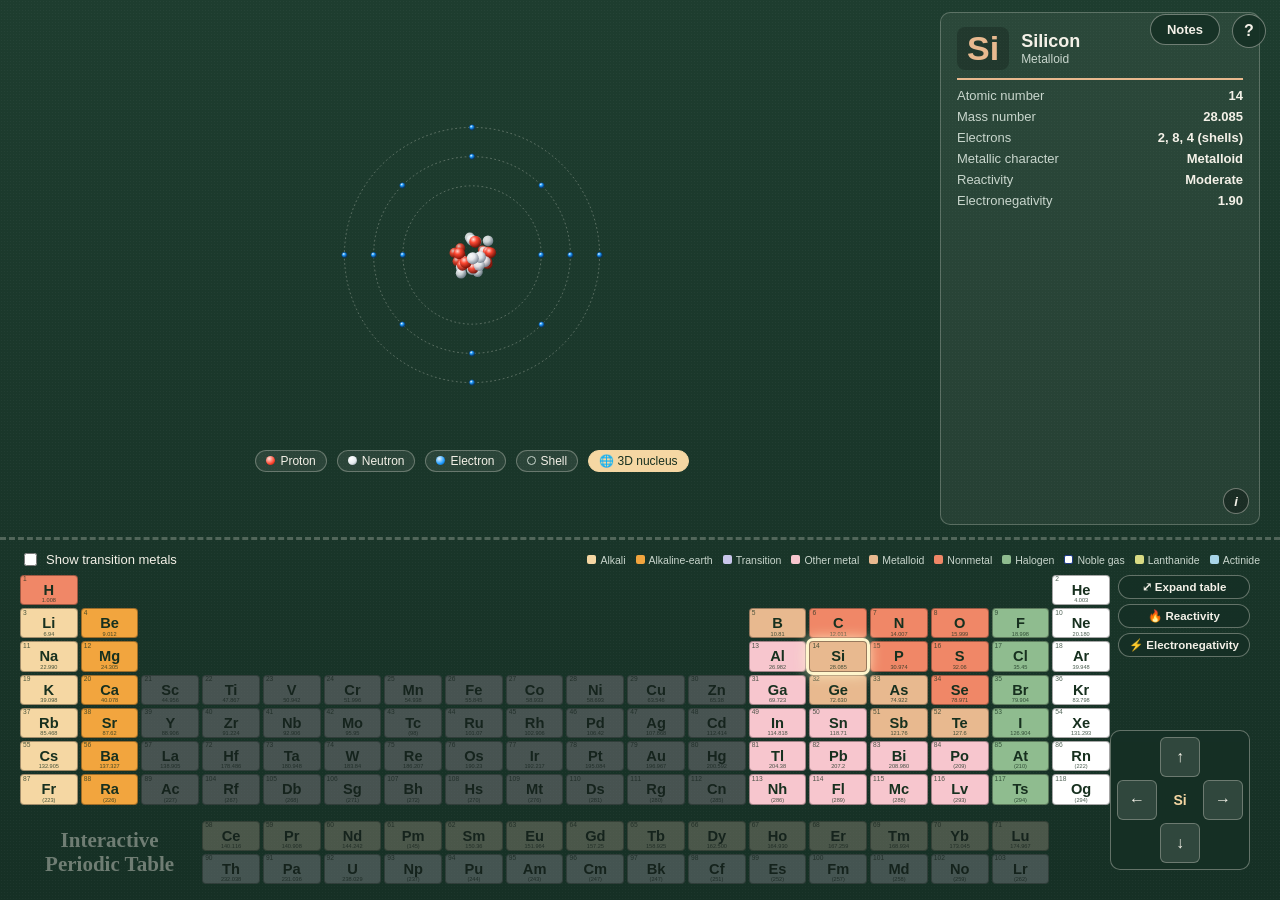
<file: index.html>
<!DOCTYPE html>
<html lang="en">
<head>
<meta charset="UTF-8">
<meta name="viewport" content="width=device-width, initial-scale=1.0">
<title>Atomic Journey — Interactive Periodic Table</title>
<link rel="stylesheet" href="style.css">
</head>
<body>
<div class="app">

  <header class="top-zone">
    <section class="bohr-panel">
      <div class="subshell-panel" id="subshell-panel"></div>
      <svg id="bohr-svg" viewBox="0 0 440 440" aria-label="Bohr model diagram">
        <defs>
          <radialGradient id="protonGradient" cx="35%" cy="30%" r="70%">
            <stop offset="0%" stop-color="#ffe0da"/>
            <stop offset="40%" stop-color="#ff4630"/>
            <stop offset="100%" stop-color="#7a0f05"/>
          </radialGradient>
          <radialGradient id="neutronGradient" cx="35%" cy="30%" r="70%">
            <stop offset="0%" stop-color="#ffffff"/>
            <stop offset="45%" stop-color="#e7ebef"/>
            <stop offset="100%" stop-color="#7b8794"/>
          </radialGradient>
          <radialGradient id="electronGradient" cx="35%" cy="30%" r="70%">
            <stop offset="0%" stop-color="#e6f6ff"/>
            <stop offset="40%" stop-color="#1f9bff"/>
            <stop offset="100%" stop-color="#083866"/>
          </radialGradient>
          <radialGradient id="blobGradient" cx="35%" cy="30%" r="70%">
            <stop offset="0%" stop-color="#ffdcd6"/>
            <stop offset="45%" stop-color="#c1544a"/>
            <stop offset="100%" stop-color="#4d160f"/>
          </radialGradient>
        </defs>
      </svg>
      <div class="legend-chips">
        <button class="legend-chip" data-kind="proton"><span class="dot proton"></span>Proton</button>
        <button class="legend-chip" data-kind="neutron"><span class="dot neutron"></span>Neutron</button>
        <button class="legend-chip" data-kind="electron"><span class="dot electron"></span>Electron</button>
        <button class="legend-chip" data-kind="shell"><span class="dot shell"></span>Shell</button>
        <button class="legend-chip nucleus-mode-chip active" id="nucleus-mode-btn" aria-label="Toggle 3D/2D nucleus view">🌐 3D nucleus</button>
      </div>
    </section>

    <aside class="info-panel" id="info-panel">
      <button class="flip-btn" id="flip-btn" aria-label="Show element write-up">i</button>
      <div class="info-card-inner" id="info-card-inner">
        <div class="info-card-front" id="info-card-front"></div>
        <div class="info-card-back" id="info-card-back"></div>
      </div>
    </aside>
  </header>

  <main class="bottom-zone">
    <div class="table-toolbar">
      <label class="tm-toggle">
        <input type="checkbox" id="tm-toggle">
        Show transition metals
      </label>
      <div class="category-legend">
        <span><i style="background:#f5d7a3"></i>Alkali</span>
        <span><i style="background:#f2a53e"></i>Alkaline-earth</span>
        <span><i style="background:#c9c6ea"></i>Transition</span>
        <span><i style="background:#f7c6ce"></i>Other metal</span>
        <span><i style="background:#e8b98f"></i>Metalloid</span>
        <span><i style="background:#f08767"></i>Nonmetal</span>
        <span><i style="background:#8fbc8f"></i>Halogen</span>
        <span><i style="background:#ffffff;border:1px solid #1e3a8a"></i>Noble gas</span>
        <span><i style="background:#d9db84"></i>Lanthanide</span>
        <span><i style="background:#a8d5e8"></i>Actinide</span>
      </div>
    </div>

    <div class="table-wrap">
      <div class="periodic-grid" id="periodic-grid"></div>

      <div class="heatmap-toggles">
        <button class="heatmap-btn" id="expand-table-btn">⤢ Expand table</button>
        <button class="heatmap-btn" id="heat-reactivity-btn">🔥 Reactivity</button>
        <button class="heatmap-btn" id="heat-electroneg-btn">⚡ Electronegativity</button>
      </div>

      <div class="dpad" id="dpad">
        <button data-dir="up" aria-label="Move up a group">&#8593;</button>
        <button data-dir="left" aria-label="Move left across a period">&#8592;</button>
        <div class="dpad-center" id="dpad-current">Si</div>
        <button data-dir="right" aria-label="Move right across a period">&#8594;</button>
        <button data-dir="down" aria-label="Move down a group">&#8595;</button>
      </div>
    </div>
  </main>

</div>

<div id="popup" class="popup hidden"></div>

<a id="notes-btn" class="corner-btn notes-btn" href="notes.html" aria-label="Open notes page">Notes</a>
<button id="tour-btn" class="corner-btn tour-btn" aria-label="Take the tour">?</button>

<div id="tour-blocker" class="tour-blocker hidden"></div>
<div id="tour-highlight" class="tour-highlight hidden"></div>
<div id="tour-caption" class="tour-caption hidden">
  <div class="tour-title" id="tour-title"></div>
  <div class="tour-body" id="tour-body"></div>
  <div class="tour-controls">
    <button id="tour-skip">Skip</button>
    <span class="tour-progress" id="tour-progress"></span>
    <button id="tour-next">Next</button>
  </div>
</div>

<script src="elements.js"></script>
<script src="app.js"></script>
</body>
</html>
</file>
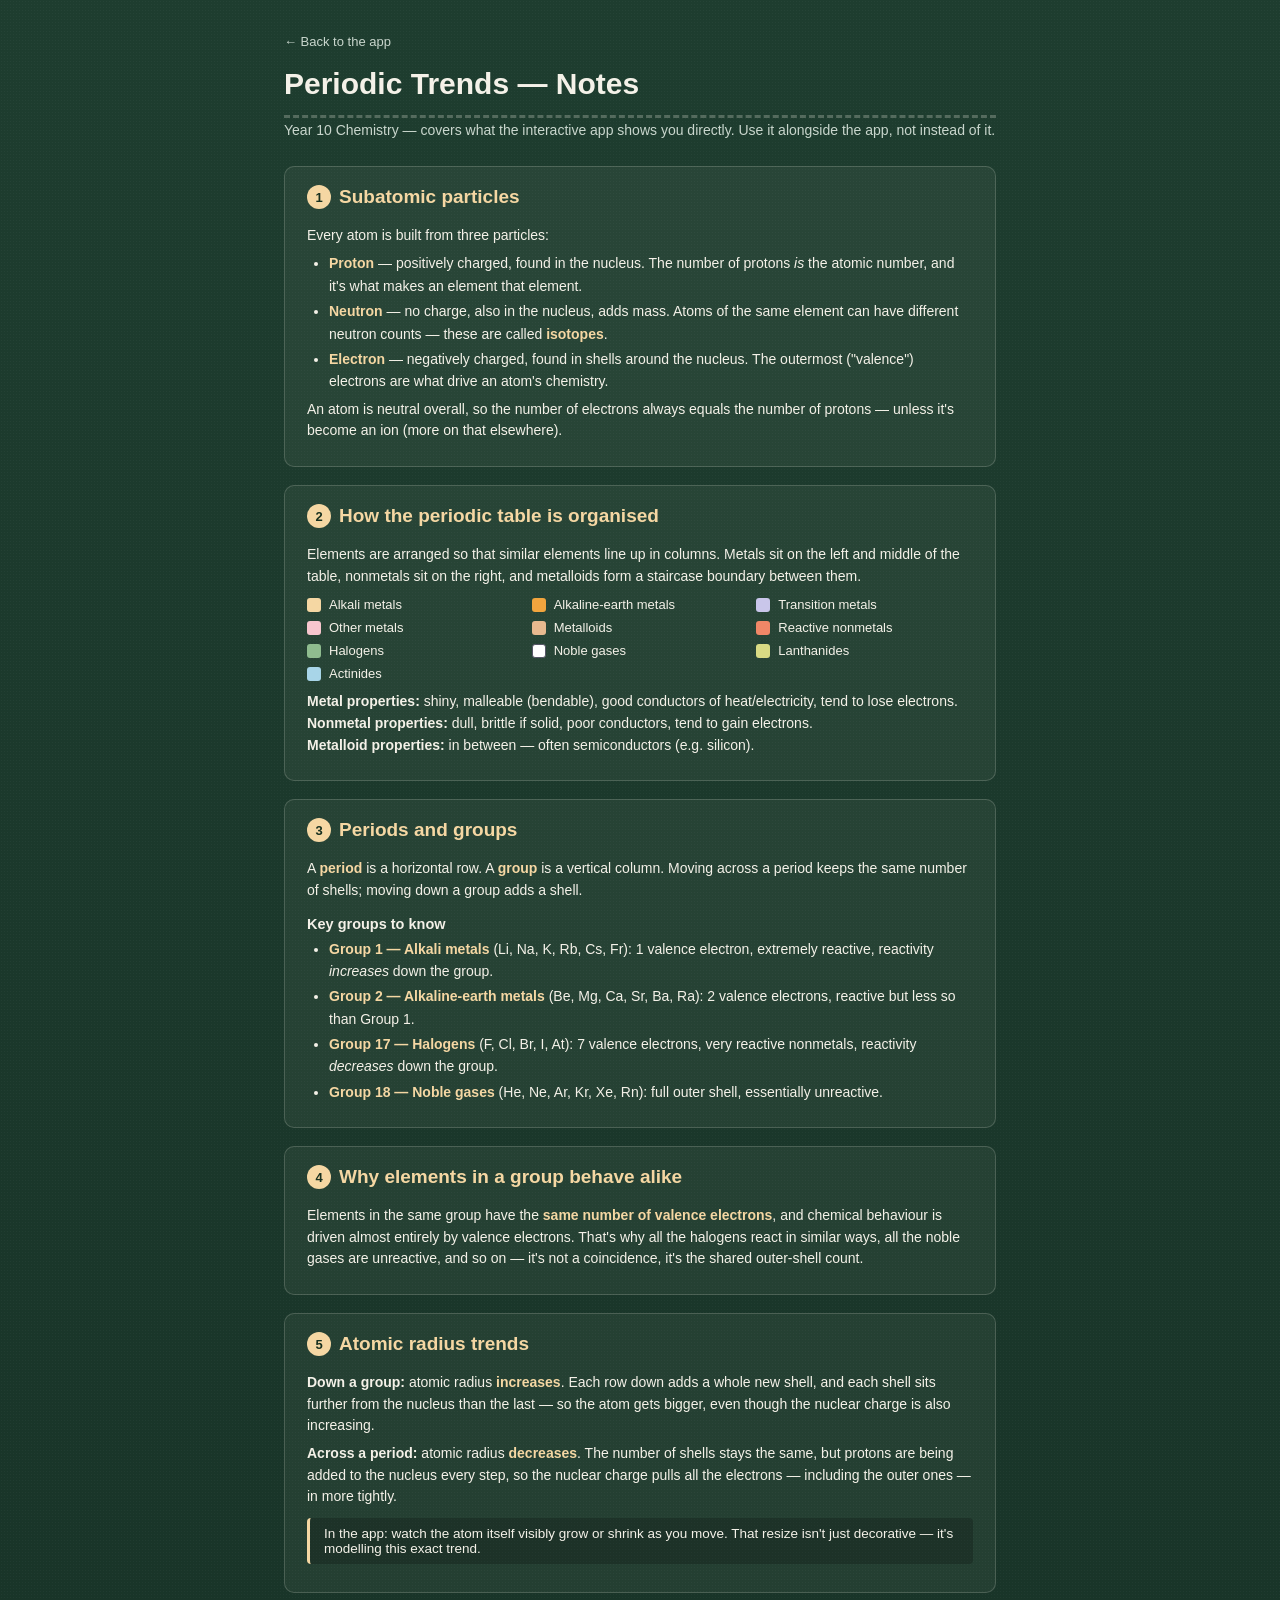
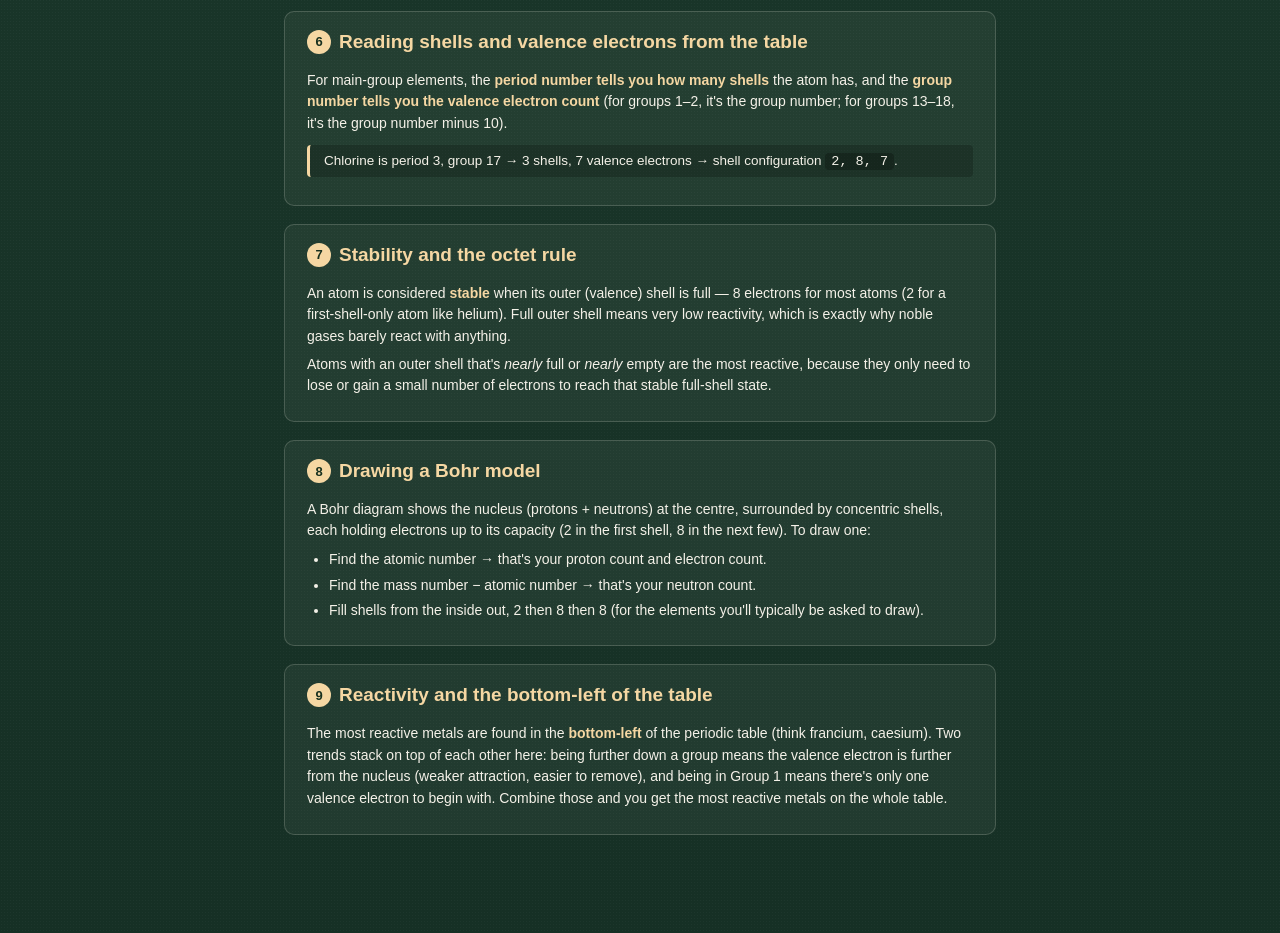
<file: notes.html>
<!DOCTYPE html>
<html lang="en">
<head>
<meta charset="UTF-8">
<meta name="viewport" content="width=device-width, initial-scale=1.0">
<title>Notes — Periodic Trends</title>
<link rel="stylesheet" href="style.css">
<style>
  html, body { overflow-y: auto; height: auto; min-height: 100%; }
  .notes-wrap {
    max-width: 760px;
    margin: 0 auto;
    padding: 32px 24px 80px;
  }
  .notes-back {
    display: inline-flex;
    align-items: center;
    gap: 6px;
    color: var(--chalk-dim);
    text-decoration: none;
    font-size: 13px;
    margin-bottom: 18px;
  }
  .notes-back:hover { color: var(--chalk); }
  h1.notes-title {
    font-size: 30px;
    margin: 0 0 4px;
    border-bottom: 3px dashed rgba(244,241,232,0.25);
    padding-bottom: 14px;
  }
  .notes-subtitle { color: var(--chalk-dim); margin: 0 0 28px; font-size: 14px; }
  .notes-section {
    background: rgba(244,241,232,0.05);
    border: 1px solid rgba(244,241,232,0.18);
    border-radius: 10px;
    padding: 18px 22px;
    margin-bottom: 18px;
  }
  .notes-section h2 {
    margin-top: 0;
    font-size: 19px;
    color: var(--accent);
    display: flex;
    align-items: center;
    gap: 8px;
  }
  .notes-section h2 .num {
    display: inline-flex;
    align-items: center;
    justify-content: center;
    width: 24px; height: 24px;
    border-radius: 50%;
    background: var(--accent);
    color: #17301f;
    font-size: 13px;
    font-weight: 800;
  }
  .notes-section h3 { font-size: 14.5px; margin: 14px 0 4px; color: var(--chalk); }
  .notes-section p { line-height: 1.55; font-size: 14px; margin: 6px 0; }
  .notes-section ul { margin: 6px 0; padding-left: 22px; font-size: 14px; line-height: 1.6; }
  .notes-section li { margin-bottom: 3px; }
  .key-term { color: var(--accent); font-weight: 700; }
  .example-box {
    background: rgba(0,0,0,0.2);
    border-left: 3px solid var(--accent);
    border-radius: 4px;
    padding: 8px 14px;
    margin: 10px 0;
    font-size: 13.5px;
  }
  .legend-table {
    display: grid;
    grid-template-columns: repeat(auto-fill, minmax(180px, 1fr));
    gap: 8px;
    margin: 10px 0;
  }
  .legend-row {
    display: flex;
    align-items: center;
    gap: 8px;
    font-size: 13px;
  }
  .legend-swatch { width: 14px; height: 14px; border-radius: 3px; flex-shrink: 0; }
  .shell-config { font-family: monospace; background: rgba(0,0,0,0.25); padding: 1px 6px; border-radius: 4px; }
</style>
</head>
<body>
<div class="notes-wrap">
  <a class="notes-back" href="index.html">&larr; Back to the app</a>
  <h1 class="notes-title">Periodic Trends — Notes</h1>
  <p class="notes-subtitle">Year 10 Chemistry — covers what the interactive app shows you directly. Use it alongside the app, not instead of it.</p>

  <div class="notes-section">
    <h2><span class="num">1</span>Subatomic particles</h2>
    <p>Every atom is built from three particles:</p>
    <ul>
      <li><span class="key-term">Proton</span> — positively charged, found in the nucleus. The number of protons <em>is</em> the atomic number, and it's what makes an element that element.</li>
      <li><span class="key-term">Neutron</span> — no charge, also in the nucleus, adds mass. Atoms of the same element can have different neutron counts — these are called <span class="key-term">isotopes</span>.</li>
      <li><span class="key-term">Electron</span> — negatively charged, found in shells around the nucleus. The outermost ("valence") electrons are what drive an atom's chemistry.</li>
    </ul>
    <p>An atom is neutral overall, so the number of electrons always equals the number of protons — unless it's become an ion (more on that elsewhere).</p>
  </div>

  <div class="notes-section">
    <h2><span class="num">2</span>How the periodic table is organised</h2>
    <p>Elements are arranged so that similar elements line up in columns. Metals sit on the left and middle of the table, nonmetals sit on the right, and metalloids form a staircase boundary between them.</p>
    <div class="legend-table">
      <div class="legend-row"><span class="legend-swatch" style="background:#f5d7a3"></span>Alkali metals</div>
      <div class="legend-row"><span class="legend-swatch" style="background:#f2a53e"></span>Alkaline-earth metals</div>
      <div class="legend-row"><span class="legend-swatch" style="background:#c9c6ea"></span>Transition metals</div>
      <div class="legend-row"><span class="legend-swatch" style="background:#f7c6ce"></span>Other metals</div>
      <div class="legend-row"><span class="legend-swatch" style="background:#e8b98f"></span>Metalloids</div>
      <div class="legend-row"><span class="legend-swatch" style="background:#f08767"></span>Reactive nonmetals</div>
      <div class="legend-row"><span class="legend-swatch" style="background:#8fbc8f"></span>Halogens</div>
      <div class="legend-row"><span class="legend-swatch" style="background:#ffffff;border:1px solid #556"></span>Noble gases</div>
      <div class="legend-row"><span class="legend-swatch" style="background:#d9db84"></span>Lanthanides</div>
      <div class="legend-row"><span class="legend-swatch" style="background:#a8d5e8"></span>Actinides</div>
    </div>
    <p><strong>Metal properties:</strong> shiny, malleable (bendable), good conductors of heat/electricity, tend to lose electrons.<br>
    <strong>Nonmetal properties:</strong> dull, brittle if solid, poor conductors, tend to gain electrons.<br>
    <strong>Metalloid properties:</strong> in between — often semiconductors (e.g. silicon).</p>
  </div>

  <div class="notes-section">
    <h2><span class="num">3</span>Periods and groups</h2>
    <p>A <span class="key-term">period</span> is a horizontal row. A <span class="key-term">group</span> is a vertical column. Moving across a period keeps the same number of shells; moving down a group adds a shell.</p>
    <h3>Key groups to know</h3>
    <ul>
      <li><span class="key-term">Group 1 — Alkali metals</span> (Li, Na, K, Rb, Cs, Fr): 1 valence electron, extremely reactive, reactivity <em>increases</em> down the group.</li>
      <li><span class="key-term">Group 2 — Alkaline-earth metals</span> (Be, Mg, Ca, Sr, Ba, Ra): 2 valence electrons, reactive but less so than Group 1.</li>
      <li><span class="key-term">Group 17 — Halogens</span> (F, Cl, Br, I, At): 7 valence electrons, very reactive nonmetals, reactivity <em>decreases</em> down the group.</li>
      <li><span class="key-term">Group 18 — Noble gases</span> (He, Ne, Ar, Kr, Xe, Rn): full outer shell, essentially unreactive.</li>
    </ul>
  </div>

  <div class="notes-section">
    <h2><span class="num">4</span>Why elements in a group behave alike</h2>
    <p>Elements in the same group have the <span class="key-term">same number of valence electrons</span>, and chemical behaviour is driven almost entirely by valence electrons. That's why all the halogens react in similar ways, all the noble gases are unreactive, and so on — it's not a coincidence, it's the shared outer-shell count.</p>
  </div>

  <div class="notes-section">
    <h2><span class="num">5</span>Atomic radius trends</h2>
    <p><strong>Down a group:</strong> atomic radius <span class="key-term">increases</span>. Each row down adds a whole new shell, and each shell sits further from the nucleus than the last — so the atom gets bigger, even though the nuclear charge is also increasing.</p>
    <p><strong>Across a period:</strong> atomic radius <span class="key-term">decreases</span>. The number of shells stays the same, but protons are being added to the nucleus every step, so the nuclear charge pulls all the electrons — including the outer ones — in more tightly.</p>
    <div class="example-box">In the app: watch the atom itself visibly grow or shrink as you move. That resize isn't just decorative — it's modelling this exact trend.</div>
  </div>

  <div class="notes-section">
    <h2><span class="num">6</span>Reading shells and valence electrons from the table</h2>
    <p>For main-group elements, the <span class="key-term">period number tells you how many shells</span> the atom has, and the <span class="key-term">group number tells you the valence electron count</span> (for groups 1–2, it's the group number; for groups 13–18, it's the group number minus 10).</p>
    <div class="example-box">Chlorine is period 3, group 17 → 3 shells, 7 valence electrons → shell configuration <span class="shell-config">2, 8, 7</span>.</div>
  </div>

  <div class="notes-section">
    <h2><span class="num">7</span>Stability and the octet rule</h2>
    <p>An atom is considered <span class="key-term">stable</span> when its outer (valence) shell is full — 8 electrons for most atoms (2 for a first-shell-only atom like helium). Full outer shell means very low reactivity, which is exactly why noble gases barely react with anything.</p>
    <p>Atoms with an outer shell that's <em>nearly</em> full or <em>nearly</em> empty are the most reactive, because they only need to lose or gain a small number of electrons to reach that stable full-shell state.</p>
  </div>

  <div class="notes-section">
    <h2><span class="num">8</span>Drawing a Bohr model</h2>
    <p>A Bohr diagram shows the nucleus (protons + neutrons) at the centre, surrounded by concentric shells, each holding electrons up to its capacity (2 in the first shell, 8 in the next few). To draw one:</p>
    <ul>
      <li>Find the atomic number → that's your proton count and electron count.</li>
      <li>Find the mass number − atomic number → that's your neutron count.</li>
      <li>Fill shells from the inside out, 2 then 8 then 8 (for the elements you'll typically be asked to draw).</li>
    </ul>
  </div>

  <div class="notes-section">
    <h2><span class="num">9</span>Reactivity and the bottom-left of the table</h2>
    <p>The most reactive metals are found in the <span class="key-term">bottom-left</span> of the periodic table (think francium, caesium). Two trends stack on top of each other here: being further down a group means the valence electron is further from the nucleus (weaker attraction, easier to remove), and being in Group 1 means there's only one valence electron to begin with. Combine those and you get the most reactive metals on the whole table.</p>
  </div>

</div>
</body>
</html>
</file>
<file: style.css>
:root {
  --board: #1e3d2f;
  --board-dark: #163025;
  --chalk: #f4f1e8;
  --chalk-dim: #c9d6cd;
  --accent: #f5d7a3;
}

* { box-sizing: border-box; }

html, body {
  margin: 0;
  height: 100%;
  overflow: hidden;
  background: var(--board);
  color: var(--chalk);
  font-family: 'Segoe UI', Verdana, sans-serif;
}

body {
  background-image:
    radial-gradient(rgba(255,255,255,0.03) 1px, transparent 1px),
    linear-gradient(var(--board), var(--board-dark));
  background-size: 3px 3px, cover;
}

.app {
  display: flex;
  flex-direction: column;
  height: 100vh;
}

/* ---------- Top zone: Bohr model + info panel ---------- */
.top-zone {
  flex: 0 0 60%;
  display: flex;
  gap: 16px;
  padding: 12px 20px;
  border-bottom: 3px dashed rgba(244,241,232,0.25);
  transition: flex-basis 500ms ease;
}
.app.table-expanded .top-zone { flex-basis: 30%; }

.bohr-panel {
  flex: 1 1 55%;
  display: flex;
  flex-direction: column;
  align-items: center;
  justify-content: center;
  min-width: 0;
  position: relative;
}

.subshell-panel {
  position: absolute;
  left: 14px;
  top: 50%;
  transform: translateY(-50%);
  display: grid;
  grid-template-columns: repeat(2, minmax(0, 1fr));
  gap: 5px;
  max-width: 190px;
}

.subshell-chip {
  display: flex;
  align-items: center;
  justify-content: space-between;
  gap: 6px;
  padding: 3px 8px;
  border-radius: 6px;
  font-size: 12px;
  font-weight: 600;
  color: #17301f;
  white-space: nowrap;
}
.subshell-chip .n-count { font-weight: 700; }
.subshell-chip.sub-s { background: #8fd4ff; }
.subshell-chip.sub-p { background: #9fe0a8; }
.subshell-chip.sub-d { background: #c9c6ea; }
.subshell-chip.sub-f { background: #d9db84; }

#bohr-svg {
  width: 42vh;
  height: 42vh;
  max-width: 100%;
  flex: 0 0 auto;
  overflow: visible;
  transition: width 500ms ease, height 500ms ease;
}
.app.table-expanded #bohr-svg { width: 21vh; height: 21vh; }

.shell-ring {
  fill: none;
  stroke: rgba(244,241,232,0.35);
  stroke-dasharray: 2 3;
  cursor: pointer;
  transition: r 600ms ease, opacity 500ms ease;
}

.electron-group {
  animation-name: spin;
  animation-timing-function: linear;
  animation-iteration-count: infinite;
  transition: opacity 500ms ease;
}
@media (prefers-reduced-motion: reduce) {
  .electron-group { animation: none; }
}
@keyframes spin {
  from { transform: rotate(0deg); }
  to { transform: rotate(360deg); }
}

/* The whole packed nucleon cluster rotates as one rigid body -- genuine rotation, not a
   per-particle illusion, so it's guaranteed to read as smooth (same technique as the
   electron shells). Only applied in dots mode; see the JS toggle. */
.nucleus-group.spinning {
  animation: spin 16s linear infinite;
  transform-origin: 220px 220px;
}
@media (prefers-reduced-motion: reduce) {
  .nucleus-group.spinning { animation: none; }
}

.electron {
  fill: url(#electronGradient);
  stroke: #083866;
  stroke-width: 0.6;
  cursor: pointer;
  transition: cx 600ms cubic-bezier(0.22, 1.2, 0.36, 1), cy 600ms cubic-bezier(0.22, 1.2, 0.36, 1), opacity 450ms ease, r 500ms cubic-bezier(0.22, 1.2, 0.36, 1);
}

/* Nucleon "ball": outer wrapper positions/fades the nucleon (transitions smoothly between
   moves, with a slight bounce-in for newly-arriving particles); inner group jiggles
   continuously via CSS around that position. */
.proton-wrap, .neutron-wrap {
  transition: transform 600ms cubic-bezier(0.22, 1.2, 0.36, 1), opacity 450ms ease;
}
.nucleon {
  animation: nucleon-jiggle 2.6s ease-in-out infinite;
  cursor: pointer;
}
.nucleon-body { transform-box: fill-box; }
.nucleon.proton .nucleon-body { fill: url(#protonGradient); }
.nucleon.neutron .nucleon-body { fill: url(#neutronGradient); }
@keyframes nucleon-jiggle {
  0%, 100% { transform: translate(0, 0); }
  25%      { transform: translate(0.9px, -0.7px); }
  50%      { transform: translate(-0.8px, 0.9px); }
  75%      { transform: translate(0.7px, 0.8px); }
}
@media (prefers-reduced-motion: reduce) {
  .nucleon { animation: none; }
}
.nucleus-blob { fill: url(#blobGradient); opacity: 0.95; transition: r 500ms ease; }
.nucleus-label { font-size: 13px; text-anchor: middle; fill: var(--chalk); font-weight: 600; }
.nucleus-label.proton { fill: #ffb3ab; }
.nucleus-label.neutron { fill: #d8dbde; }

.comic-burst {
  font: 800 28px 'Comic Sans MS', 'Segoe UI', sans-serif;
  text-anchor: middle;
  paint-order: stroke;
  stroke: #142219;
  stroke-width: 4px;
  stroke-linejoin: round;
  transform-box: fill-box;
  transform-origin: center;
  opacity: 0;
  animation: comic-pop 1100ms ease-out forwards;
  pointer-events: none;
}
.comic-burst.proton { fill: #ff9d8f; }
.comic-burst.neutron { fill: #cfd4d8; }
.comic-burst.electron { fill: #8fd4ff; }
.comic-burst.shell { fill: #fff08a; }
@keyframes comic-pop {
  0%   { opacity: 0; transform: scale(0.3) rotate(-8deg) translateY(6px); }
  18%  { opacity: 1; transform: scale(1.2) rotate(4deg) translateY(-8px); }
  35%  { transform: scale(1) rotate(-2deg) translateY(-16px); }
  75%  { opacity: 1; transform: scale(1) rotate(0deg) translateY(-34px); }
  100% { opacity: 0; transform: scale(0.9) rotate(0deg) translateY(-50px); }
}
@media (prefers-reduced-motion: reduce) {
  .comic-burst { animation: none; opacity: 1; }
}

.legend-chips {
  display: flex;
  gap: 10px;
  margin-top: 6px;
  flex-wrap: wrap;
  justify-content: center;
}
.legend-chip {
  display: flex;
  align-items: center;
  gap: 5px;
  background: rgba(244,241,232,0.08);
  border: 1px solid rgba(244,241,232,0.3);
  color: var(--chalk);
  border-radius: 14px;
  padding: 3px 10px;
  font-size: 12px;
  cursor: pointer;
}
.legend-chip:hover { background: rgba(244,241,232,0.18); }
.legend-chip .dot {
  width: 9px; height: 9px; border-radius: 50%; display: inline-block;
}
.dot.proton { background: radial-gradient(circle at 35% 30%, #ffe0da, #ff4630 60%, #7a0f05); }
.dot.neutron { background: radial-gradient(circle at 35% 30%, #ffffff, #e7ebef 55%, #7b8794); }
.dot.electron { background: radial-gradient(circle at 35% 30%, #e6f6ff, #1f9bff 60%, #083866); }
.dot.shell { background: transparent; border: 1px solid var(--chalk-dim); }
.legend-chip.nucleus-mode-chip.active {
  background: var(--accent, #f5d7a3);
  color: #17301f;
  border-color: var(--accent, #f5d7a3);
}

/* ---------- 3D nucleus (genuine depth: sphere-packed nucleons, rotated + projected
   every frame in JS, so near-side particles are bigger/brighter and far-side ones
   shrink/dim and get occluded -- like panels rotating into and out of view on a ball). */
.nucleon-3d { cursor: pointer; }
.nucleon-3d .nucleon-body { transform-box: fill-box; }
.nucleon-3d.proton .nucleon-body { fill: url(#protonGradient); }
.nucleon-3d.neutron .nucleon-body { fill: url(#neutronGradient); }

/* ---------- Info panel (flip card) ---------- */
.info-panel {
  flex: 0 0 320px;
  background: rgba(244,241,232,0.06);
  border: 1px solid rgba(244,241,232,0.25);
  border-radius: 10px;
  position: relative;
  --accent: #f5d7a3;
  perspective: 1400px;
}

.flip-btn {
  position: absolute;
  bottom: 10px;
  right: 10px;
  z-index: 5;
  width: 26px;
  height: 26px;
  border-radius: 50%;
  background: rgba(0,0,0,0.3);
  border: 1px solid rgba(244,241,232,0.4);
  color: var(--chalk);
  cursor: pointer;
  font-size: 13px;
  font-style: italic;
  font-weight: 700;
  display: flex;
  align-items: center;
  justify-content: center;
}
.flip-btn:hover { background: rgba(244,241,232,0.2); }

.info-card-inner {
  position: relative;
  width: 100%;
  height: 100%;
  transform-style: preserve-3d;
  transition: transform 600ms ease;
}
.info-card-inner.flipped { transform: rotateY(180deg); }

.info-card-front, .info-card-back {
  position: absolute;
  inset: 0;
  backface-visibility: hidden;
  padding: 14px 16px;
  overflow-y: auto;
}
.info-card-back { transform: rotateY(180deg); }

.info-writeup p { font-size: 13px; line-height: 1.55; margin: 8px 0; }
@media (prefers-reduced-motion: reduce) {
  .info-card-inner { transition: none; }
}

.info-header {
  display: flex;
  align-items: center;
  gap: 12px;
  border-bottom: 2px solid var(--accent);
  padding-bottom: 8px;
  margin-bottom: 8px;
}
.info-symbol {
  font-size: 34px;
  font-weight: 700;
  color: var(--accent);
  background: rgba(0,0,0,0.2);
  border-radius: 8px;
  padding: 2px 10px;
}
.info-name { font-size: 18px; font-weight: 600; }
.info-category { font-size: 12px; color: var(--chalk-dim); }

.info-facts { margin: 0; display: flex; flex-direction: column; gap: 6px; }
.info-facts > div { display: flex; justify-content: space-between; font-size: 13px; gap: 8px; }
.info-facts dt { color: var(--chalk-dim); }
.info-facts dd { margin: 0; font-weight: 600; text-align: right; }

/* ---------- Bottom zone: table ---------- */
.bottom-zone {
  flex: 1 1 40%;
  display: flex;
  flex-direction: column;
  padding: 10px 20px 16px;
  min-height: 0;
  transition: flex-basis 500ms ease;
}
.app.table-expanded .bottom-zone { flex-basis: 70%; }

.table-toolbar {
  display: flex;
  align-items: center;
  justify-content: space-between;
  gap: 16px;
  flex-wrap: wrap;
  padding-bottom: 6px;
}

.tm-toggle {
  display: flex;
  align-items: center;
  gap: 6px;
  font-size: 13px;
  cursor: pointer;
  white-space: nowrap;
}

.category-legend {
  display: flex;
  gap: 10px;
  flex-wrap: wrap;
  font-size: 10.5px;
  color: var(--chalk-dim);
}
.category-legend span { display: flex; align-items: center; gap: 4px; }
.category-legend i { width: 9px; height: 9px; border-radius: 2px; display: inline-block; }

.table-wrap {
  flex: 1;
  position: relative;
  min-height: 0;
  padding-right: 150px;
}

.periodic-grid {
  display: grid;
  grid-template-columns: repeat(18, minmax(0, 1fr));
  grid-template-rows: repeat(7, minmax(0, 1fr)) 10px repeat(2, minmax(0, 1fr));
  gap: 3px;
  height: 100%;
  width: 100%;
}

.tile {
  background: var(--tile-color, #ddd);
  border: 1px solid rgba(0,0,0,0.35);
  border-radius: 4px;
  color: #17301f;
  display: flex;
  flex-direction: column;
  align-items: center;
  justify-content: center;
  padding: 1px 2px;
  cursor: pointer;
  font-family: inherit;
  min-width: 0;
  overflow: hidden;
  transition: transform 0.12s ease, box-shadow 0.12s ease;
}
.tile:hover:not(.inactive) { transform: scale(1.08); box-shadow: 0 0 8px rgba(244,241,232,0.6); z-index: 2; }
.tile.current {
  outline: 3px solid #fff5cc;
  box-shadow: 0 0 14px 2px rgba(255,245,204,0.9);
  z-index: 3;
}
.tile.inactive {
  filter: grayscale(0.7) brightness(0.55);
  cursor: default;
  opacity: 0.55;
}

.tile-z { font-size: 0.5em; align-self: flex-start; opacity: 0.75; line-height: 1; transition: opacity 0.2s ease; }
.tile-symbol { font-size: 1.1em; font-weight: 700; line-height: 1.05; transition: opacity 0.2s ease; }
.tile-mass { font-size: 0.42em; line-height: 1; opacity: 0.8; transition: opacity 0.2s ease; }

/* ---------- Heatmaps ---------- */
.heatmap-toggles {
  position: absolute;
  top: 0;
  right: 10px;
  display: flex;
  flex-direction: column;
  gap: 5px;
  z-index: 4;
}
.heatmap-btn {
  background: rgba(22,48,37,0.85);
  border: 1px solid rgba(244,241,232,0.35);
  color: var(--chalk);
  border-radius: 14px;
  padding: 4px 10px;
  font-size: 11.5px;
  font-weight: 600;
  cursor: pointer;
  white-space: nowrap;
}
.heatmap-btn:hover { background: rgba(244,241,232,0.18); }
.heatmap-btn.active {
  background: var(--accent, #f5d7a3);
  color: #17301f;
  border-color: var(--accent, #f5d7a3);
}

.periodic-grid.heatmap-reactivity,
.periodic-grid.heatmap-electroneg {
  gap: 0;
  filter: saturate(1.6) brightness(1.15) contrast(1.1);
}
.periodic-grid.heatmap-reactivity .tile,
.periodic-grid.heatmap-electroneg .tile {
  border-color: transparent;
}
.periodic-grid.heatmap-reactivity .tile { background: var(--heat-reactivity) !important; }
.periodic-grid.heatmap-electroneg .tile { background: var(--heat-electroneg) !important; }
.periodic-grid.heatmap-reactivity .tile-z,
.periodic-grid.heatmap-reactivity .tile-symbol,
.periodic-grid.heatmap-reactivity .tile-mass,
.periodic-grid.heatmap-electroneg .tile-z,
.periodic-grid.heatmap-electroneg .tile-symbol,
.periodic-grid.heatmap-electroneg .tile-mass {
  opacity: 0;
}

/* Decorative title living in the empty gap below the footer rows (cols 1-3 are
   unused there since La/Ac sit in the main grid). Becomes the heatmap caption
   when one is active, instead of a floating card that covers part of the table. */
.grid-title {
  grid-row: 9 / 11;
  grid-column: 1 / 4;
  display: flex;
  flex-direction: column;
  align-items: center;
  justify-content: center;
  text-align: center;
  padding: 4px;
  overflow: hidden;
  pointer-events: none;
}
.grid-title-heading {
  font-family: 'Segoe Print', 'Bradley Hand', 'Chalkboard SE', 'Comic Sans MS', cursive;
  font-size: 21px;
  line-height: 1.15;
  font-weight: 700;
  color: rgba(244,241,232,0.4);
  transition: color 0.3s ease, font-size 0.3s ease;
}
.grid-title-body {
  font-family: 'Segoe Print', 'Bradley Hand', 'Chalkboard SE', 'Comic Sans MS', cursive;
  font-size: 10.5px;
  line-height: 1.28;
  margin-top: 4px;
  color: rgba(244,241,232,0.75);
  display: none;
}
.grid-title.active .grid-title-heading {
  font-size: 18px;
  color: var(--accent, #fff5cc);
}
.grid-title.active .grid-title-body { display: block; }

/* ---------- D-pad ---------- */
.dpad {
  position: absolute;
  right: 10px;
  bottom: 14px;
  display: grid;
  grid-template-columns: repeat(3, 40px);
  grid-template-rows: repeat(3, 40px);
  gap: 3px;
  background: rgba(22,48,37,0.85);
  border: 1px solid rgba(244,241,232,0.35);
  border-radius: 10px;
  padding: 6px;
  backdrop-filter: blur(2px);
}
.dpad button {
  background: rgba(244,241,232,0.12);
  border: 1px solid rgba(244,241,232,0.3);
  color: var(--chalk);
  font-size: 16px;
  border-radius: 6px;
  cursor: pointer;
}
.dpad button:hover:not(:disabled) { background: rgba(244,241,232,0.28); }
.dpad button:disabled { opacity: 0.25; cursor: default; }
.dpad button[data-dir="up"] { grid-column: 2; grid-row: 1; }
.dpad button[data-dir="left"] { grid-column: 1; grid-row: 2; }
.dpad button[data-dir="right"] { grid-column: 3; grid-row: 2; }
.dpad button[data-dir="down"] { grid-column: 2; grid-row: 3; }
.dpad-center {
  grid-column: 2; grid-row: 2;
  display: flex; align-items: center; justify-content: center;
  font-weight: 700;
  font-size: 14px;
  color: var(--accent, #f5d7a3);
}

/* ---------- Info toast (persists beside the atom until the next move) ---------- */
.toast {
  position: fixed;
  background: rgba(18,40,30,0.98);
  border: 1px solid rgba(244,241,232,0.45);
  border-radius: 8px;
  padding: 12px 18px;
  width: 320px;
  z-index: 55;
  box-shadow: 0 4px 20px rgba(0,0,0,0.45);
  opacity: 0;
}
.toast-section + .toast-section {
  margin-top: 9px;
  padding-top: 9px;
  border-top: 1px dashed rgba(244,241,232,0.3);
}
.toast-label {
  font-size: 10.5px;
  text-transform: uppercase;
  letter-spacing: 0.07em;
  font-weight: 700;
  color: var(--accent);
  margin-bottom: 4px;
}
.toast-headline { font-weight: 700; font-size: 14.5px; margin-bottom: 5px; }
.toast-stats { font-size: 12.5px; color: var(--chalk-dim); }
.toast-trend { font-size: 13px; line-height: 1.4; }
.toast-extra { font-size: 12.5px; margin-top: 5px; color: var(--accent); }
.toast-predict { font-size: 13px; line-height: 1.4; font-style: italic; color: #d9f2d6; }
@media (prefers-reduced-motion: reduce) {
  .toast { transition: opacity 0.3s ease !important; }
}

/* ---------- Corner buttons (Notes / Tour) ---------- */
.corner-btn {
  position: fixed;
  top: 14px;
  z-index: 70;
  background: rgba(22,48,37,0.9);
  color: var(--chalk);
  border: 1px solid rgba(244,241,232,0.4);
  border-radius: 20px;
  font-size: 13px;
  font-weight: 700;
  cursor: pointer;
  text-decoration: none;
  display: inline-flex;
  align-items: center;
  justify-content: center;
}
.corner-btn:hover { background: rgba(244,241,232,0.18); }
.notes-btn { right: 60px; padding: 7px 16px; }
.tour-btn { right: 14px; width: 34px; height: 34px; padding: 0; border-radius: 50%; font-size: 16px; }

/* ---------- Guided tour ---------- */
.hidden { display: none; }
.tour-blocker {
  position: fixed;
  inset: 0;
  z-index: 90;
  background: transparent;
}
.tour-highlight {
  position: fixed;
  z-index: 91;
  border-radius: 12px;
  border: 3px solid #fff5cc;
  box-shadow: 0 0 0 9999px rgba(10,20,15,0.75), 0 0 26px rgba(255,245,204,0.5);
  transition: top 350ms ease, left 350ms ease, width 350ms ease, height 350ms ease;
  pointer-events: none;
}
.tour-caption {
  position: fixed;
  z-index: 92;
  width: 320px;
  background: rgba(18,40,30,0.98);
  border: 1px solid rgba(244,241,232,0.45);
  border-radius: 10px;
  padding: 14px 18px;
  box-shadow: 0 4px 20px rgba(0,0,0,0.45);
  transition: top 350ms ease, left 350ms ease;
}
.tour-title { font-weight: 700; font-size: 15px; margin-bottom: 6px; color: var(--accent); }
.tour-body { font-size: 13px; line-height: 1.4; margin-bottom: 12px; }
.tour-controls { display: flex; align-items: center; justify-content: space-between; gap: 10px; }
.tour-controls button {
  background: rgba(244,241,232,0.12);
  border: 1px solid rgba(244,241,232,0.3);
  color: var(--chalk);
  border-radius: 6px;
  padding: 5px 14px;
  font-size: 12.5px;
  cursor: pointer;
}
.tour-controls button:hover { background: rgba(244,241,232,0.24); }
#tour-next { background: var(--accent); color: #17301f; border-color: var(--accent); }
.tour-progress { font-size: 11.5px; color: var(--chalk-dim); }

/* ---------- Popup ---------- */
.popup {
  position: fixed;
  background: rgba(22,48,37,0.97);
  border: 1px solid rgba(244,241,232,0.4);
  border-radius: 8px;
  padding: 10px 14px;
  max-width: 240px;
  font-size: 12.5px;
  line-height: 1.4;
  z-index: 60;
  box-shadow: 0 4px 16px rgba(0,0,0,0.4);
}
.popup p { margin: 4px 0 0; }
.popup.hidden { display: none; }
</file>
